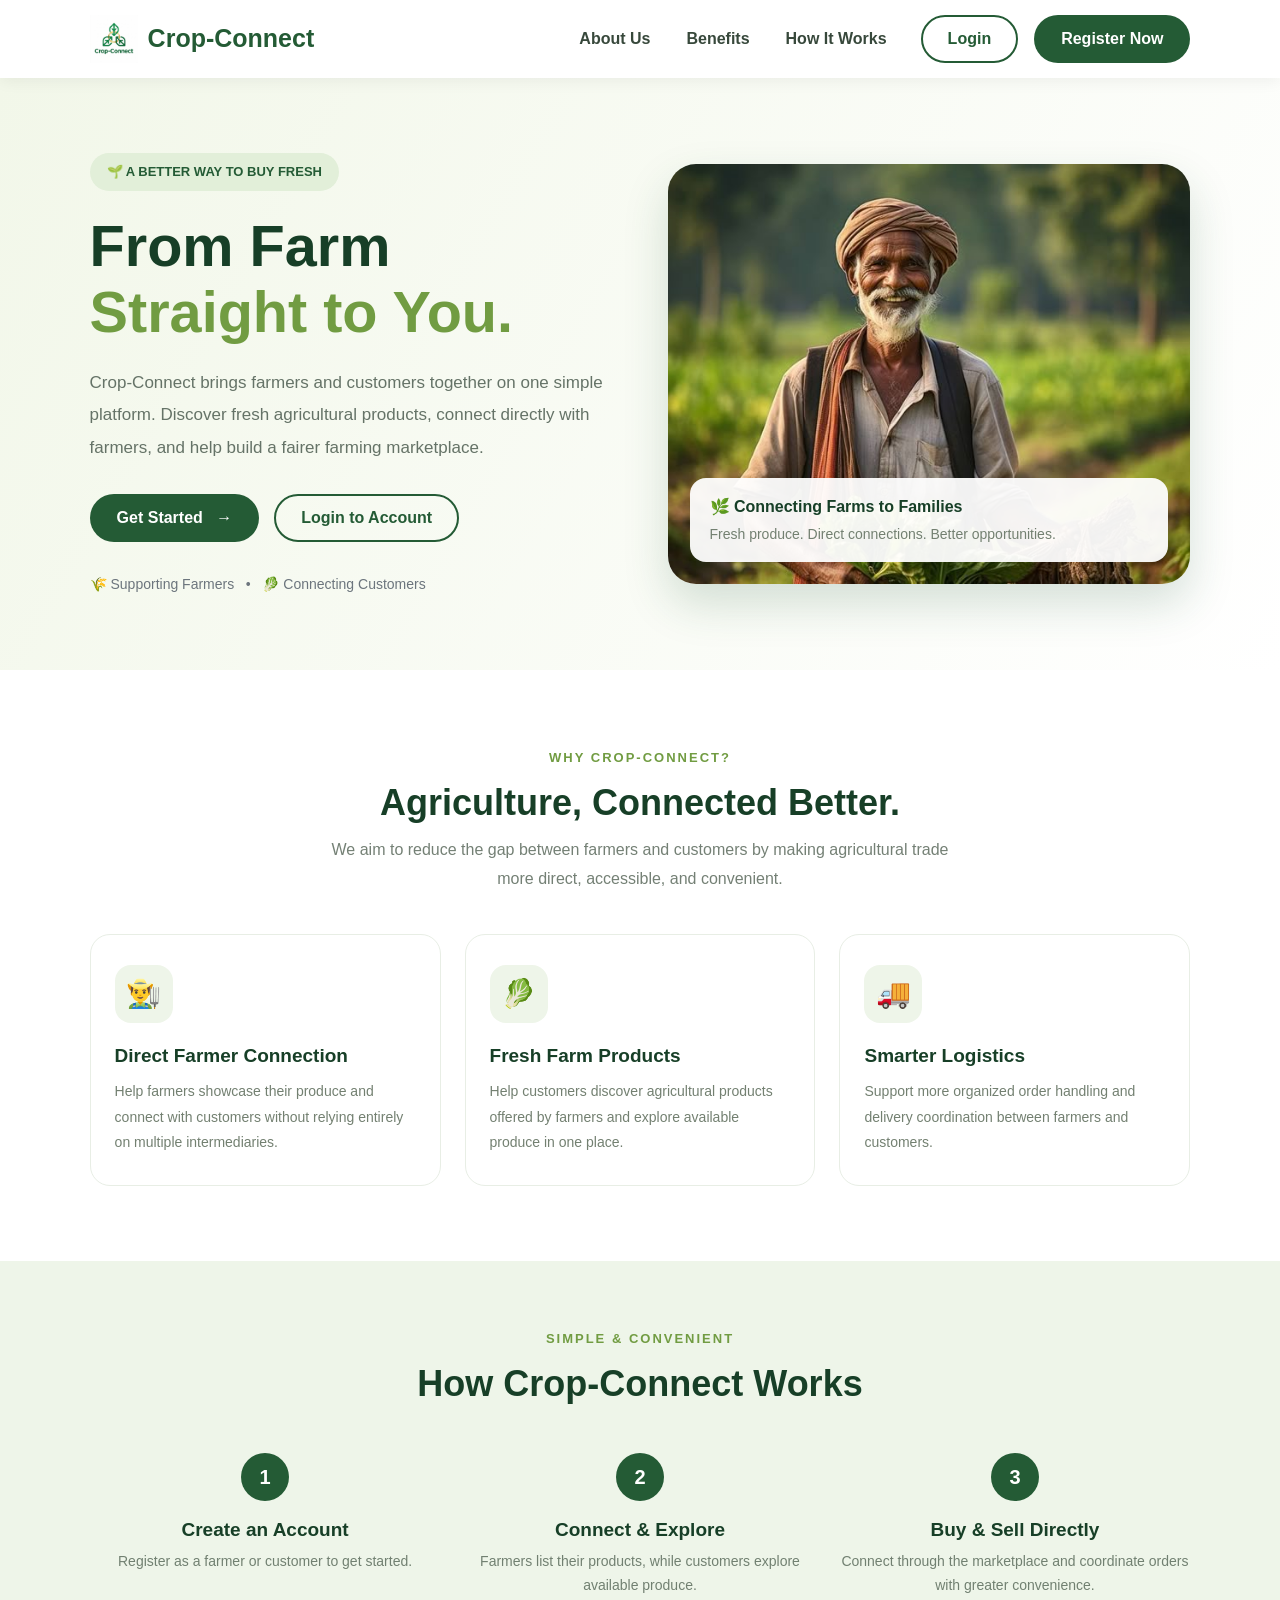
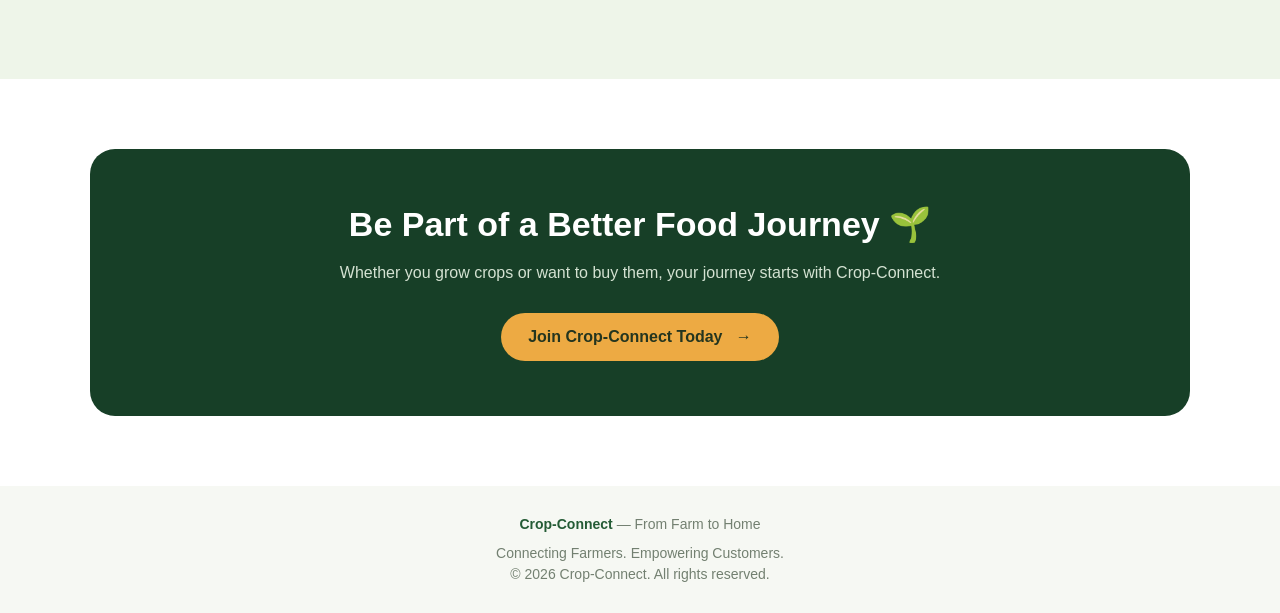
<file: home.html>
<!DOCTYPE html>
<html lang="en">
<head>
    <meta charset="UTF-8">
    <meta name="viewport" content="width=device-width, initial-scale=1.0">

    <title>Crop-Connect | From Farm to Home</title>

    <link href="https://cdn.jsdelivr.net/npm/bootstrap@5.3.3/dist/css/bootstrap.min.css"
          rel="stylesheet">

    <style>
        * {
            margin: 0;
            padding: 0;
            box-sizing: border-box;
        }

        :root {
            --green: #245b35;
            --dark-green: #173f27;
            --light-green: #eef5e9;
            --orange: #edaa43;
        }

        body {
            font-family: Arial, sans-serif;
            color: #24352a;
            background: #ffffff;
        }

        /* NAVBAR */
        .navbar {
            padding: 15px 7%;
            background: white;
            box-shadow: 0 3px 15px rgba(0, 0, 0, 0.06);
        }

        .brand {
            display: flex;
            align-items: center;
            gap: 10px;
            color: var(--green);
            font-size: 25px;
            font-weight: 800;
            text-decoration: none;
        }

        .brand img {
            width: 48px;
            height: 48px;
            object-fit: contain;
        }

        .nav-link {
            color: #37483b;
            font-weight: 600;
            margin: 0 10px;
        }

        .nav-link:hover {
            color: #5d8c3c;
        }

        .btn-login {
            border: 2px solid var(--green);
            color: var(--green);
            padding: 10px 25px;
            border-radius: 30px;
            font-weight: 700;
            text-decoration: none;
            display: inline-block;
            transition: 0.3s;
        }

        .btn-login:hover {
            background: var(--green);
            color: white;
        }

        .btn-register {
            background: var(--green);
            color: white;
            padding: 12px 27px;
            border-radius: 30px;
            font-weight: 700;
            text-decoration: none;
            display: inline-block;
            transition: 0.3s;
        }

        .btn-register:hover {
            background: var(--dark-green);
            color: white;
            transform: translateY(-2px);
        }

        /* HERO SECTION */
        .hero {
            background: linear-gradient(120deg, #f2f7e9, #ffffff);
            padding: 75px 7%;
            overflow: hidden;
        }

        .hero-content {
            display: flex;
            align-items: center;
            gap: 55px;
        }

        .hero-text {
            flex: 1;
        }

        .tagline {
            display: inline-block;
            color: var(--green);
            background: #e2efd9;
            padding: 9px 17px;
            border-radius: 30px;
            font-size: 13px;
            font-weight: 700;
            margin-bottom: 22px;
        }

        .hero h1 {
            font-size: clamp(38px, 4.5vw, 62px);
            line-height: 1.15;
            font-weight: 800;
            color: var(--dark-green);
            margin-bottom: 22px;
        }

        .hero h1 span {
            color: #719c42;
        }

        .hero p {
            color: #657367;
            font-size: 17px;
            line-height: 1.9;
            max-width: 520px;
            margin-bottom: 30px;
        }

        .hero-buttons {
            display: flex;
            flex-wrap: wrap;
            gap: 15px;
            margin-bottom: 32px;
        }

        .hero-image {
            flex: 1;
            min-width: 0;
            position: relative;
        }

        .hero-image img {
            width: 100%;
            height: 420px;
            object-fit: cover;
            border-radius: 28px;
            box-shadow: 0 20px 45px rgba(36, 91, 53, 0.18);
        }

        .image-note {
            position: absolute;
            bottom: 22px;
            left: 22px;
            right: 22px;
            background: rgba(255, 255, 255, 0.94);
            padding: 17px 20px;
            border-radius: 16px;
            font-weight: 700;
            color: var(--dark-green);
        }

        .image-note small {
            display: block;
            color: #738071;
            font-weight: 400;
            margin-top: 5px;
        }

        /* BENEFITS */
        .benefits {
            padding: 75px 7%;
            text-align: center;
        }

        .section-label {
            color: #719c42;
            font-size: 13px;
            font-weight: 800;
            letter-spacing: 2px;
            text-transform: uppercase;
        }

        .section-title {
            font-size: 36px;
            font-weight: 800;
            color: var(--dark-green);
            margin: 12px 0;
        }

        .section-description {
            color: #748075;
            max-width: 650px;
            margin: 0 auto 40px;
            line-height: 1.8;
        }

        .benefit-card {
            height: 100%;
            padding: 30px 24px;
            border: 1px solid #e8eee5;
            border-radius: 20px;
            background: white;
            text-align: left;
            transition: 0.3s;
        }

        .benefit-card:hover {
            transform: translateY(-7px);
            box-shadow: 0 15px 35px rgba(36, 91, 53, 0.09);
        }

        .benefit-icon {
            width: 58px;
            height: 58px;
            background: var(--light-green);
            display: flex;
            align-items: center;
            justify-content: center;
            border-radius: 16px;
            font-size: 28px;
            margin-bottom: 22px;
        }

        .benefit-card h3 {
            font-size: 19px;
            font-weight: 800;
            margin-bottom: 12px;
            color: var(--dark-green);
        }

        .benefit-card p {
            color: #738071;
            line-height: 1.8;
            margin: 0;
            font-size: 14px;
        }

        /* HOW IT WORKS */
        .how-it-works {
            background: var(--light-green);
            padding: 65px 7%;
            text-align: center;
        }

        .step-number {
            width: 48px;
            height: 48px;
            margin: 0 auto 18px;
            background: var(--green);
            color: white;
            border-radius: 50%;
            display: flex;
            align-items: center;
            justify-content: center;
            font-size: 20px;
            font-weight: 800;
        }

        .step h3 {
            color: var(--dark-green);
            font-size: 19px;
            font-weight: 800;
        }

        .step p {
            color: #718071;
            font-size: 14px;
            line-height: 1.7;
        }

        /* CALL TO ACTION */
        .cta {
            margin: 70px 7%;
            padding: 55px 25px;
            background: var(--dark-green);
            color: white;
            text-align: center;
            border-radius: 25px;
        }

        .cta h2 {
            font-size: 34px;
            font-weight: 800;
            margin-bottom: 15px;
        }

        .cta p {
            color: #d4e2d2;
            line-height: 1.8;
            margin-bottom: 25px;
        }

        .cta .btn-register {
            background: var(--orange);
            color: #24351f;
        }

        .cta .btn-register:hover {
            background: #ffc15d;
        }

        /* FOOTER */
        footer {
            padding: 28px 7%;
            background: #f6f8f3;
            color: #738071;
            text-align: center;
            font-size: 14px;
        }

        footer strong {
            color: var(--green);
        }

        html {
            scroll-behavior: smooth;
        }

        /* MOBILE RESPONSIVE */
        @media (max-width: 900px) {
            .hero-content {
                flex-direction: column;
                align-items: stretch;
            }

            .hero-image img {
                height: 330px;
            }

            .hero {
                padding-top: 50px;
            }
        }

        @media (max-width: 576px) {
            .navbar {
                padding: 12px 5%;
            }

            .brand {
                font-size: 20px;
            }

            .brand img {
                width: 38px;
                height: 38px;
            }

            .hero {
                padding: 45px 6%;
            }

            .hero h1 {
                font-size: 39px;
            }

            .hero p {
                font-size: 15px;
            }

            .hero-image img {
                height: 270px;
            }

            .section-title {
                font-size: 28px;
            }

            .benefits,
            .how-it-works {
                padding: 55px 6%;
            }

            .cta h2 {
                font-size: 27px;
            }
        }
    </style>
</head>

<body>

    <!-- NAVIGATION -->
    <nav class="navbar navbar-expand-lg">
        <div class="container-fluid p-0">

            <a class="brand" href="home.html">
                <img src="assets/logo/crop_connect_brand_logo.png"
                     alt="Crop-Connect Logo">
                Crop-Connect
            </a>

            <button class="navbar-toggler" type="button"
                    data-bs-toggle="collapse"
                    data-bs-target="#navbarMenu"
                    aria-label="Toggle navigation">
                <span class="navbar-toggler-icon"></span>
            </button>

            <div class="collapse navbar-collapse" id="navbarMenu">
                <ul class="navbar-nav ms-auto align-items-lg-center">
                    <li class="nav-item">
                        <a class="nav-link" href="#about">About Us</a>
                    </li>
                    <li class="nav-item">
                        <a class="nav-link" href="#benefits">Benefits</a>
                    </li>
                    <li class="nav-item">
                        <a class="nav-link" href="#how-it-works">How It Works</a>
                    </li>
                    <li class="nav-item mt-2 mt-lg-0 ms-lg-3">
                        <a class="btn-login" href="login.html">Login</a>
                    </li>
                    <li class="nav-item mt-3 mt-lg-0 ms-lg-3">
                        <a class="btn-register" href="register.html">
                            Register Now
                        </a>
                    </li>
                </ul>
            </div>

        </div>
    </nav>

    <!-- HERO / ABOUT -->
    <section class="hero" id="about">
        <div class="hero-content">

            <div class="hero-text">
                <span class="tagline">
                    🌱 A BETTER WAY TO BUY FRESH
                </span>

                <h1>
                    From Farm<br>
                    <span>Straight to You.</span>
                </h1>

                <p>
                    Crop-Connect brings farmers and customers together
                    on one simple platform. Discover fresh agricultural
                    products, connect directly with farmers, and help
                    build a fairer farming marketplace.
                </p>

                <div class="hero-buttons">
                    <a href="register.html" class="btn-register">
                        Get Started &nbsp; →
                    </a>

                    <a href="login.html" class="btn-login">
                        Login to Account
                    </a>
                </div>

                <div class="text-secondary small">
                    🌾 Supporting Farmers &nbsp; • &nbsp;
                    🥬 Connecting Customers
                </div>
            </div>

            <div class="hero-image">
                <img src="assets/image/farmerimage.jpeg"
                     alt="Farmer and agricultural field">

                <div class="image-note">
                    🌿 Connecting Farms to Families
                    <small>Fresh produce. Direct connections. Better opportunities.</small>
                </div>
            </div>

        </div>
    </section>

    <!-- BENEFITS -->
    <section class="benefits" id="benefits">

        <span class="section-label">WHY CROP-CONNECT?</span>

        <h2 class="section-title">
            Agriculture, Connected Better.
        </h2>

        <p class="section-description">
            We aim to reduce the gap between farmers and customers
            by making agricultural trade more direct, accessible,
            and convenient.
        </p>

        <div class="row g-4 text-start">

            <div class="col-md-6 col-lg-4">
                <div class="benefit-card">
                    <div class="benefit-icon">👨‍🌾</div>
                    <h3>Direct Farmer Connection</h3>
                    <p>
                        Help farmers showcase their produce and connect
                        with customers without relying entirely on
                        multiple intermediaries.
                    </p>
                </div>
            </div>

            <div class="col-md-6 col-lg-4">
                <div class="benefit-card">
                    <div class="benefit-icon">🥬</div>
                    <h3>Fresh Farm Products</h3>
                    <p>
                        Help customers discover agricultural products
                        offered by farmers and explore available
                        produce in one place.
                    </p>
                </div>
            </div>

            <div class="col-md-6 col-lg-4">
                <div class="benefit-card">
                    <div class="benefit-icon">🚚</div>
                    <h3>Smarter Logistics</h3>
                    <p>
                        Support more organized order handling and
                        delivery coordination between farmers
                        and customers.
                    </p>
                </div>
            </div>

        </div>
    </section>

    <!-- HOW IT WORKS -->
    <section class="how-it-works" id="how-it-works">

        <span class="section-label">SIMPLE & CONVENIENT</span>

        <h2 class="section-title mb-5">How Crop-Connect Works</h2>

        <div class="row g-4">

            <div class="col-md-4 step">
                <div class="step-number">1</div>
                <h3>Create an Account</h3>
                <p>
                    Register as a farmer or customer to get started.
                </p>
            </div>

            <div class="col-md-4 step">
                <div class="step-number">2</div>
                <h3>Connect & Explore</h3>
                <p>
                    Farmers list their products, while customers
                    explore available produce.
                </p>
            </div>

            <div class="col-md-4 step">
                <div class="step-number">3</div>
                <h3>Buy & Sell Directly</h3>
                <p>
                    Connect through the marketplace and coordinate
                    orders with greater convenience.
                </p>
            </div>

        </div>
    </section>

    <!-- CALL TO ACTION -->
    <section class="cta">
        <h2>Be Part of a Better Food Journey 🌱</h2>

        <p>
            Whether you grow crops or want to buy them,
            your journey starts with Crop-Connect.
        </p>

        <a href="register.html" class="btn-register">
            Join Crop-Connect Today &nbsp; →
        </a>
    </section>

    <!-- FOOTER -->
    <footer>
        <p class="mb-2">
            <strong>Crop-Connect</strong> — From Farm to Home
        </p>

        <p class="mb-0">
            Connecting Farmers. Empowering Customers.
            <br>
            © 2026 Crop-Connect. All rights reserved.
        </p>
    </footer>

    <script src="https://cdn.jsdelivr.net/npm/bootstrap@5.3.3/dist/js/bootstrap.bundle.min.js"></script>

</body>
</html>
</file>
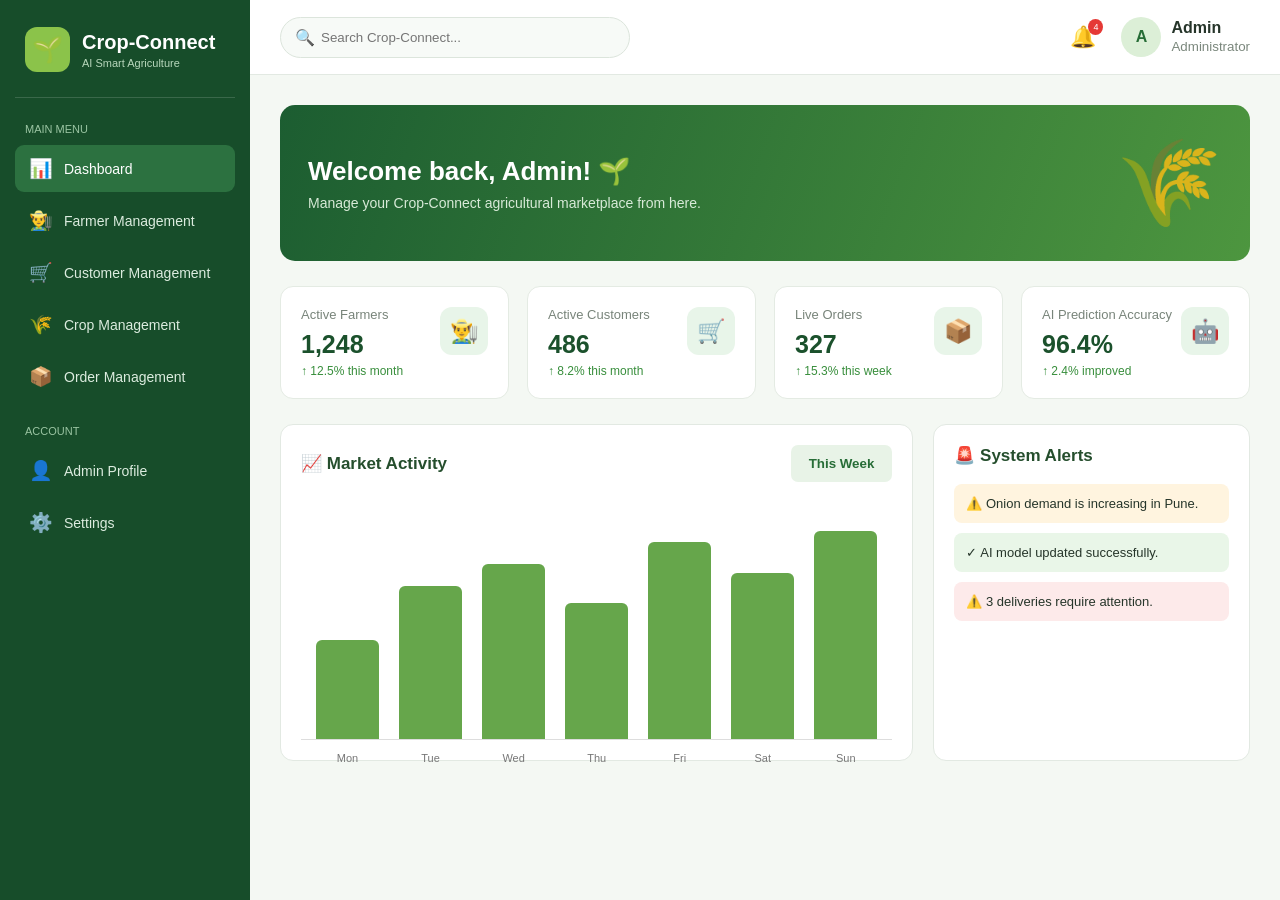
<file: admin/admin-dashboard.html>
<!DOCTYPE html>
<html lang="en">
<head>
    <meta charset="UTF-8">
    <meta name="viewport" content="width=device-width, initial-scale=1.0">

    <title>Crop-Connect | Admin Dashboard</title>

    <link rel="stylesheet" href="../css/admin-dashboard.css">
</head>

<body>

<!-- ================= SIDEBAR ================= -->

<div class="sidebar">

    <div class="logo">

        <div class="logo-icon">🌱</div>

        <div>
            <h2>Crop-Connect</h2>
            <span>AI Smart Agriculture</span>
        </div>

    </div>

    <div class="menu-title">Main Menu</div>


    <div class="nav-item active" onclick="showPage('dashboard', this)">
        <span class="nav-icon">📊</span>
        <span>Dashboard</span>
    </div>


    <div class="nav-item" onclick="showPage('farmers', this)">
        <span class="nav-icon">👨‍🌾</span>
        <span>Farmer Management</span>
    </div>


    <div class="nav-item" onclick="showPage('customers', this)">
        <span class="nav-icon">🛒</span>
        <span>Customer Management</span>
    </div>


    <div class="nav-item" onclick="showPage('crops', this)">
        <span class="nav-icon">🌾</span>
        <span>Crop Management</span>
    </div>


    <div class="nav-item" onclick="showPage('orders', this)">
        <span class="nav-icon">📦</span>
        <span>Order Management</span>
    </div>


    <div class="menu-title">Account</div>


    <div class="nav-item" onclick="showPage('profile', this)">
        <span class="nav-icon">👤</span>
        <span>Admin Profile</span>
    </div>


    <div class="nav-item" onclick="showPage('settings', this)">
        <span class="nav-icon">⚙️</span>
        <span>Settings</span>
    </div>

</div>


<!-- ================= MAIN ================= -->

<div class="main">

    <!-- ================= TOPBAR ================= -->

    <div class="topbar">

        <div class="search">

            <span>🔍</span>

            <input
                type="text"
                placeholder="Search Crop-Connect..."
            >

        </div>


        <div class="top-right">

            <div class="notification">

                🔔

                <span class="badge">4</span>

            </div>


            <div class="admin">

                <div class="avatar">
                    A
                </div>

                <div>
                    <b>Admin</b>
                    <br>
                    <small>Administrator</small>
                </div>

            </div>

        </div>

    </div>


    <!-- ================= CONTENT ================= -->

    <div class="content">


        <!-- ================= DASHBOARD ================= -->

        <section id="dashboard" class="page active">

            <div class="welcome">

                <div>

                    <h1>
                        Welcome back, Admin! 🌱
                    </h1>

                    <p>
                        Manage your Crop-Connect agricultural marketplace from here.
                    </p>

                </div>

                <div class="welcome-icon">
                    🌾
                </div>

            </div>


            <!-- STAT CARDS -->

            <div class="stats">


                <div class="stat-card">

                    <div>

                        <h4>Active Farmers</h4>

                        <h2>1,248</h2>

                        <div class="growth">
                            ↑ 12.5% this month
                        </div>

                    </div>

                    <div class="stat-icon">
                        👨‍🌾
                    </div>

                </div>


                <div class="stat-card">

                    <div>

                        <h4>Active Customers</h4>

                        <h2>486</h2>

                        <div class="growth">
                            ↑ 8.2% this month
                        </div>

                    </div>

                    <div class="stat-icon">
                        🛒
                    </div>

                </div>


                <div class="stat-card">

                    <div>

                        <h4>Live Orders</h4>

                        <h2>327</h2>

                        <div class="growth">
                            ↑ 15.3% this week
                        </div>

                    </div>

                    <div class="stat-icon">
                        📦
                    </div>

                </div>


                <div class="stat-card">

                    <div>

                        <h4>AI Prediction Accuracy</h4>

                        <h2>96.4%</h2>

                        <div class="growth">
                            ↑ 2.4% improved
                        </div>

                    </div>

                    <div class="stat-icon">
                        🤖
                    </div>

                </div>

            </div>


            <!-- DASHBOARD GRID -->

            <div class="grid-2">


                <!-- MARKET ACTIVITY -->

                <div class="card">

                    <div class="card-header">

                        <h3>
                            📈 Market Activity
                        </h3>

                        <button class="btn btn-light">
                            This Week
                        </button>

                    </div>


                    <div class="chart">

                        <div class="bar">
                            <span>Mon</span>
                        </div>

                        <div class="bar">
                            <span>Tue</span>
                        </div>

                        <div class="bar">
                            <span>Wed</span>
                        </div>

                        <div class="bar">
                            <span>Thu</span>
                        </div>

                        <div class="bar">
                            <span>Fri</span>
                        </div>

                        <div class="bar">
                            <span>Sat</span>
                        </div>

                        <div class="bar">
                            <span>Sun</span>
                        </div>

                    </div>

                </div>


                <!-- SYSTEM ALERTS -->

                <div class="card">

                    <div class="card-header">

                        <h3>
                            🚨 System Alerts
                        </h3>

                    </div>


                    <p class="alert warning">
                        ⚠️ Onion demand is increasing in Pune.
                    </p>


                    <p class="alert success">
                        ✓ AI model updated successfully.
                    </p>


                    <p class="alert danger">
                        ⚠️ 3 deliveries require attention.
                    </p>

                </div>

            </div>

        </section>


        <!-- ================= FARMERS ================= -->

        <section id="farmers" class="page">

            <div class="page-header">

                <div>

                    <h1>
                        Farmer Management
                    </h1>

                    <p>
                        Manage registered farmers and their agricultural information.
                    </p>

                </div>

                <button class="btn">
                    + Add Farmer
                </button>

            </div>


            <div class="table-card">

                <div class="table-top">

                    <h3>
                        Registered Farmers
                    </h3>

                    <input
                        class="table-search"
                        placeholder="Search farmer..."
                    >

                </div>


                <table>

                    <tr>

                        <th>Farmer</th>
                        <th>Village</th>
                        <th>Crop</th>
                        <th>Quantity</th>
                        <th>Rating</th>
                        <th>Status</th>
                        <th>Action</th>

                    </tr>


                    <tr>

                        <td>👨‍🌾 Suresh Patil</td>
                        <td>Baramati</td>
                        <td>Tomato</td>
                        <td>3,000 kg</td>
                        <td>⭐ 4.8</td>

                        <td>
                            <span class="status active-status">
                                Active
                            </span>
                        </td>

                        <td>
                            <span class="action">Edit</span>
                            <span class="action">View</span>
                        </td>

                    </tr>


                    <tr>

                        <td>👨‍🌾 Rajesh Shinde</td>
                        <td>Nashik</td>
                        <td>Onion</td>
                        <td>5,500 kg</td>
                        <td>⭐ 4.6</td>

                        <td>
                            <span class="status active-status">
                                Active
                            </span>
                        </td>

                        <td>
                            <span class="action">Edit</span>
                            <span class="action">View</span>
                        </td>

                    </tr>


                    <tr>

                        <td>👩‍🌾 Meera Joshi</td>
                        <td>Satara</td>
                        <td>Potato</td>
                        <td>2,200 kg</td>
                        <td>⭐ 4.7</td>

                        <td>
                            <span class="status pending-status">
                                Pending
                            </span>
                        </td>

                        <td>
                            <span class="action">Edit</span>
                            <span class="action">View</span>
                        </td>

                    </tr>


                    <tr>

                        <td>👨‍🌾 Amit Pawar</td>
                        <td>Pune</td>
                        <td>Wheat</td>
                        <td>7,000 kg</td>
                        <td>⭐ 4.5</td>

                        <td>
                            <span class="status active-status">
                                Active
                            </span>
                        </td>

                        <td>
                            <span class="action">Edit</span>
                            <span class="action">View</span>
                        </td>

                    </tr>

                </table>

            </div>

        </section>


        <!-- ================= CUSTOMERS ================= -->

        <section id="customers" class="page">

            <div class="page-header">

                <div>

                    <h1>
                        Customer Management
                    </h1>

                    <p>
                        Manage buyers, retailers, restaurants and other customers.
                    </p>

                </div>

                <button class="btn">
                    + Add Customer
                </button>

            </div>


            <div class="table-card">

                <div class="table-top">

                    <h3>
                        Registered Customers
                    </h3>

                    <input
                        class="table-search"
                        placeholder="Search customer..."
                    >

                </div>


                <table>

                    <tr>

                        <th>Customer</th>
                        <th>Category</th>
                        <th>City</th>
                        <th>Demand</th>
                        <th>Rating</th>
                        <th>Status</th>
                        <th>Action</th>

                    </tr>


                    <tr>

                        <td>FreshMart</td>
                        <td>Supermarket</td>
                        <td>Pune</td>
                        <td>5,000 kg</td>
                        <td>⭐ 4.8</td>

                        <td>
                            <span class="status active-status">
                                Active
                            </span>
                        </td>

                        <td>
                            Edit | View
                        </td>

                    </tr>


                    <tr>

                        <td>Green Hotel Chain</td>
                        <td>Restaurant</td>
                        <td>Mumbai</td>
                        <td>2,500 kg</td>
                        <td>⭐ 4.6</td>

                        <td>
                            <span class="status active-status">
                                Active
                            </span>
                        </td>

                        <td>
                            Edit | View
                        </td>

                    </tr>


                    <tr>

                        <td>Agro Export Ltd.</td>
                        <td>Export</td>
                        <td>Nashik</td>
                        <td>8,000 kg</td>
                        <td>⭐ 4.9</td>

                        <td>
                            <span class="status active-status">
                                Active
                            </span>
                        </td>

                        <td>
                            Edit | View
                        </td>

                    </tr>

                </table>

            </div>

        </section>


        <!-- ================= CROPS ================= -->

        <section id="crops" class="page">

            <div class="page-header">

                <div>

                    <h1>
                        Crop Management
                    </h1>

                    <p>
                        Monitor agricultural inventory and crop availability.
                    </p>

                </div>

                <button class="btn">
                    + Add Crop
                </button>

            </div>


            <div class="table-card">

                <div class="table-top">

                    <h3>
                        Crop Inventory
                    </h3>

                    <input
                        class="table-search"
                        placeholder="Search crop..."
                    >

                </div>


                <table>

                    <tr>

                        <th>Crop</th>
                        <th>Quantity</th>
                        <th>Quality</th>
                        <th>Harvest Date</th>
                        <th>Shelf Life</th>
                        <th>Status</th>

                    </tr>


                    <tr>

                        <td>🍅 Tomato</td>
                        <td>12,500 kg</td>
                        <td>Grade A</td>
                        <td>05 Sep 2026</td>
                        <td>8 Days</td>

                        <td>
                            <span class="status active-status">
                                Available
                            </span>
                        </td>

                    </tr>


                    <tr>

                        <td>🧅 Onion</td>
                        <td>18,200 kg</td>
                        <td>Grade A</td>
                        <td>03 Sep 2026</td>
                        <td>30 Days</td>

                        <td>
                            <span class="status active-status">
                                Available
                            </span>
                        </td>

                    </tr>


                    <tr>

                        <td>🥔 Potato</td>
                        <td>9,500 kg</td>
                        <td>Grade B</td>
                        <td>30 Aug 2026</td>
                        <td>20 Days</td>

                        <td>
                            <span class="status pending-status">
                                Moderate
                            </span>
                        </td>

                    </tr>


                    <tr>

                        <td>🌾 Wheat</td>
                        <td>25,000 kg</td>
                        <td>Grade A</td>
                        <td>15 Aug 2026</td>
                        <td>120 Days</td>

                        <td>
                            <span class="status active-status">
                                Available
                            </span>
                        </td>

                    </tr>

                </table>

            </div>

        </section>


        <!-- ================= ORDERS ================= -->

        <section id="orders" class="page">

            <div class="page-header">

                <div>

                    <h1>
                        Order Management
                    </h1>

                    <p>
                        Track and manage orders from farmers to buyers.
                    </p>

                </div>

            </div>


            <div class="order-grid">


                <div class="order-column">

                    <h3>
                        🆕 New Orders (4)
                    </h3>


                    <div class="order-card">

                        <h4>
                            #CC1024 – FreshMart
                        </h4>

                        <p>
                            🍅 Tomato – 2,000 kg
                        </p>

                        <p>
                            📍 Pune
                        </p>

                        <p>
                            ₹42/kg
                        </p>

                    </div>


                    <div class="order-card">

                        <h4>
                            #CC1025 – Hotel Chain
                        </h4>

                        <p>
                            🧅 Onion – 1,500 kg
                        </p>

                        <p>
                            📍 Mumbai
                        </p>

                        <p>
                            ₹36/kg
                        </p>

                    </div>

                </div>


                <div class="order-column">

                    <h3>
                        ⚙️ Processing (3)
                    </h3>


                    <div class="order-card">

                        <h4>
                            #CC1019 – Agro Foods
                        </h4>

                        <p>
                            🥔 Potato – 3,000 kg
                        </p>

                        <p>
                            📍 Pune
                        </p>

                        <p>
                            Preparing shipment
                        </p>

                    </div>

                </div>


                <div class="order-column">

                    <h3>
                        🚚 In Transit (5)
                    </h3>


                    <div class="order-card">

                        <h4>
                            #CC1015 – FreshMart
                        </h4>

                        <p>
                            🍅 Tomato – 2,500 kg
                        </p>

                        <p>
                            🚛 Vehicle MH12AB1234
                        </p>

                        <p>
                            ETA: 2 Hours
                        </p>

                    </div>

                </div>


                <div class="order-column">

                    <h3>
                        ✅ Delivered (12)
                    </h3>


                    <div class="order-card">

                        <h4>
                            #CC1008 – Green Foods
                        </h4>

                        <p>
                            🌾 Wheat – 4,000 kg
                        </p>

                        <p>
                            📍 Mumbai
                        </p>

                        <p>
                            Delivered Today
                        </p>

                    </div>

                </div>

            </div>

        </section>


        <!-- ================= PROFILE ================= -->

        <section id="profile" class="page">

            <div class="page-header">

                <div>

                    <h1>
                        Admin Profile
                    </h1>

                    <p>
                        Manage your Crop-Connect administrator account.
                    </p>

                </div>

            </div>


            <div class="profile-grid">


                <div class="profile-box">

                    <div class="profile-big">
                        A
                    </div>


                    <h2 style="margin-top:15px;">
                        Admin
                    </h2>


                    <p style="color:#78857b;margin-top:5px;">
                        System Administrator
                    </p>


                    <br>


                    <button class="btn">
                        Change Photo
                    </button>

                </div>


                <div class="form-card">

                    <h3 style="margin-bottom:20px;">
                        Personal Information
                    </h3>


                    <div class="form-row">

                        <div class="form-group">

                            <label>
                                First Name
                            </label>

                            <input
                                type="text"
                                value="Admin"
                            >

                        </div>


                        <div class="form-group">

                            <label>
                                Last Name
                            </label>

                            <input
                                type="text"
                                value="User"
                            >

                        </div>

                    </div>


                    <div class="form-group">

                        <label>
                            Email Address
                        </label>

                        <input
                            type="email"
                            value="admin@cropconnect.com"
                        >

                    </div>


                    <div class="form-group">

                        <label>
                            Phone Number
                        </label>

                        <input
                            type="text"
                            value="+91 98765 43210"
                        >

                    </div>


                    <button class="btn">
                        Save Changes
                    </button>

                </div>

            </div>

        </section>


        <!-- ================= SETTINGS ================= -->

        <section id="settings" class="page">

            <div class="page-header">

                <div>

                    <h1>
                        Settings
                    </h1>

                    <p>
                        Configure your Crop-Connect admin dashboard.
                    </p>

                </div>

            </div>


            <div class="setting">

                <div>

                    <h3>
                        Email Notifications
                    </h3>

                    <p>
                        Receive important system and order notifications.
                    </p>

                </div>

                <div class="toggle"></div>

            </div>


            <div class="setting">

                <div>

                    <h3>
                        AI Market Alerts
                    </h3>

                    <p>
                        Get notified about important market predictions.
                    </p>

                </div>

                <div class="toggle"></div>

            </div>


            <div class="setting">

                <div>

                    <h3>
                        Logistics Alerts
                    </h3>

                    <p>
                        Receive delivery, traffic and route alerts.
                    </p>

                </div>

                <div class="toggle"></div>

            </div>


            <div class="setting">

                <div>

                    <h3>
                        Automatic AI Analysis
                    </h3>

                    <p>
                        Allow the dashboard to update AI insights automatically.
                    </p>

                </div>

                <div class="toggle"></div>

            </div>

        </section>


    </div>

</div>


<script src="../js/admin-dashboard.js"></script>

</body>
</html>
</file>
<file: css/admin-dashboard.css>
/* ================= GENERAL ================= */

* {
    margin: 0;
    padding: 0;
    box-sizing: border-box;
    font-family: Arial, Helvetica, sans-serif;
}

body {
    background: #f4f8f3;
    color: #26352a;
}


/* ================= SIDEBAR ================= */

.sidebar {
    position: fixed;
    left: 0;
    top: 0;
    width: 250px;
    height: 100vh;
    background: #174d2a;
    color: white;
    padding: 22px 15px;
    z-index: 1000;
}

.logo {
    display: flex;
    align-items: center;
    gap: 12px;
    padding: 5px 10px 25px;
    border-bottom: 1px solid rgba(255,255,255,0.15);
}

.logo-icon {
    width: 45px;
    height: 45px;
    background: #8bc34a;
    border-radius: 12px;

    display: flex;
    align-items: center;
    justify-content: center;

    font-size: 25px;
}

.logo h2 {
    font-size: 20px;
}

.logo span {
    display: block;
    font-size: 11px;
    color: #b8d7bc;
    margin-top: 3px;
}

.menu-title {
    font-size: 11px;
    color: #9bc5a3;
    margin: 25px 10px 10px;
    text-transform: uppercase;
}

.nav-item {
    display: flex;
    align-items: center;
    gap: 13px;

    padding: 12px 14px;
    margin: 5px 0;

    color: #dcecdf;
    border-radius: 9px;

    cursor: pointer;
    transition: 0.3s;

    font-size: 14px;
}

.nav-item:hover,
.nav-item.active {
    background: #2c7140;
    color: white;
}

.nav-icon {
    font-size: 19px;
    width: 22px;
    text-align: center;
}


/* ================= MAIN ================= */

.main {
    margin-left: 250px;
    min-height: 100vh;
}


/* ================= TOPBAR ================= */

.topbar {
    height: 75px;
    background: white;

    border-bottom: 1px solid #e2e9e2;

    display: flex;
    align-items: center;
    justify-content: space-between;

    padding: 0 30px;
}

.search {
    width: 350px;
    position: relative;
}

.search input {
    width: 100%;

    padding: 12px 15px 12px 40px;

    border: 1px solid #dce5dc;
    border-radius: 25px;

    outline: none;

    background: #f7faf7;
}

.search span {
    position: absolute;
    left: 15px;
    top: 11px;
}

.top-right {
    display: flex;
    align-items: center;
    gap: 25px;
}

.notification {
    position: relative;
    font-size: 21px;
    cursor: pointer;
}

.notification .badge {
    position: absolute;

    top: -6px;
    right: -7px;

    background: #e53935;
    color: white;

    font-size: 9px;

    border-radius: 50%;

    padding: 3px 5px;
}

.admin {
    display: flex;
    align-items: center;
    gap: 10px;
}

.avatar {
    width: 40px;
    height: 40px;

    background: #dcefd7;
    color: #276d37;

    border-radius: 50%;

    display: flex;
    align-items: center;
    justify-content: center;

    font-weight: bold;
}

.admin small {
    color: #7a877c;
}


/* ================= CONTENT ================= */

.content {
    padding: 30px;
}

.page {
    display: none;
}

.page.active {
    display: block;
}

.page-header {
    display: flex;
    justify-content: space-between;
    align-items: center;

    margin-bottom: 25px;
}

.page-header h1 {
    font-size: 25px;
    color: #174d2a;
}

.page-header p {
    margin-top: 5px;

    color: #758277;
    font-size: 14px;
}


/* ================= BUTTON ================= */

.btn {
    background: #2e7d32;

    color: white;

    border: none;

    padding: 11px 18px;

    border-radius: 7px;

    cursor: pointer;

    font-weight: 600;
}

.btn:hover {
    background: #1b5e20;
}

.btn-light {
    background: #e8f3e7;
    color: #276d37;
}


/* ================= WELCOME ================= */

.welcome {
    background: linear-gradient(
        110deg,
        #1c5d31,
        #4d963f
    );

    border-radius: 15px;

    padding: 28px;

    color: white;

    display: flex;

    justify-content: space-between;
    align-items: center;

    margin-bottom: 25px;

    overflow: hidden;
}

.welcome h1 {
    font-size: 26px;
    margin-bottom: 8px;
}

.welcome p {
    color: #d8ead8;
    font-size: 14px;
}

.welcome-icon {
    font-size: 85px;
    opacity: 0.8;
}


/* ================= STAT CARDS ================= */

.stats {
    display: grid;

    grid-template-columns: repeat(4, 1fr);

    gap: 18px;

    margin-bottom: 25px;
}

.stat-card {
    background: white;

    padding: 20px;

    border-radius: 13px;

    border: 1px solid #e4ebe3;

    display: flex;

    justify-content: space-between;
}

.stat-card h4 {
    font-size: 13px;

    color: #78847a;

    font-weight: normal;
}

.stat-card h2 {
    margin-top: 8px;

    font-size: 25px;

    color: #1b512c;
}

.growth {
    color: #388e3c;

    font-size: 12px;

    margin-top: 5px;
}

.stat-icon {
    width: 48px;
    height: 48px;

    border-radius: 12px;

    background: #e8f5e9;

    display: flex;
    align-items: center;
    justify-content: center;

    font-size: 23px;
}


/* ================= GRID ================= */

.grid-2 {
    display: grid;

    grid-template-columns: 2fr 1fr;

    gap: 20px;
}

.card {
    background: white;

    border: 1px solid #e2e9e2;

    border-radius: 13px;

    padding: 20px;
}

.card-header {
    display: flex;

    justify-content: space-between;
    align-items: center;

    margin-bottom: 18px;
}

.card-header h3 {
    color: #254e2d;

    font-size: 17px;
}


/* ================= CHART ================= */

.chart {
    height: 240px;

    display: flex;

    align-items: flex-end;

    gap: 20px;

    padding: 20px 15px 0;

    border-bottom: 1px solid #ddd;
}

.bar {
    flex: 1;

    background: #66a64b;

    border-radius: 6px 6px 0 0;

    position: relative;

    min-height: 30px;
}

.bar:nth-child(1) {
    height: 45%;
}

.bar:nth-child(2) {
    height: 70%;
}

.bar:nth-child(3) {
    height: 80%;
}

.bar:nth-child(4) {
    height: 62%;
}

.bar:nth-child(5) {
    height: 90%;
}

.bar:nth-child(6) {
    height: 76%;
}

.bar:nth-child(7) {
    height: 95%;
}

.bar span {
    position: absolute;

    bottom: -25px;
    left: 50%;

    transform: translateX(-50%);

    font-size: 11px;

    color: #777;
}


/* ================= ALERTS ================= */

.alert {
    padding: 12px;

    border-radius: 8px;

    margin-bottom: 10px;

    font-size: 13px;
}

.warning {
    background: #fff4df;
}

.success {
    background: #e9f6e8;
}

.danger {
    background: #fdeaea;
}


/* ================= TABLE ================= */

.table-card {
    background: white;

    border-radius: 13px;

    border: 1px solid #e1e8e0;

    overflow: hidden;
}

.table-top {
    padding: 18px 20px;

    display: flex;

    justify-content: space-between;
    align-items: center;
}

.table-search {
    padding: 9px 12px;

    border: 1px solid #dce5dc;

    border-radius: 7px;

    outline: none;
}

table {
    width: 100%;

    border-collapse: collapse;
}

th {
    background: #f2f7f1;

    color: #607064;

    font-size: 12px;

    text-align: left;

    padding: 13px 18px;
}

td {
    padding: 14px 18px;

    border-top: 1px solid #edf1ed;

    font-size: 13px;
}

.status {
    padding: 5px 10px;

    border-radius: 15px;

    font-size: 11px;

    display: inline-block;
}

.active-status {
    background: #e2f3e2;

    color: #2e7d32;
}

.pending-status {
    background: #fff3d9;

    color: #a36b00;
}

.danger-status {
    background: #fde5e5;

    color: #c62828;
}

.action {
    color: #28713a;

    cursor: pointer;

    margin-right: 10px;
}


/* ================= ORDER CARDS ================= */

.order-grid {
    display: grid;

    grid-template-columns: repeat(4, 1fr);

    gap: 18px;
}

.order-column {
    background: #edf4eb;

    border-radius: 10px;

    padding: 15px;

    min-height: 400px;
}

.order-column h3 {
    font-size: 14px;

    color: #315c38;

    margin-bottom: 12px;
}

.order-card {
    background: white;

    padding: 15px;

    border-radius: 9px;

    margin-bottom: 12px;

    border: 1px solid #e2e8e1;
}

.order-card h4 {
    font-size: 13px;

    margin-bottom: 7px;
}

.order-card p {
    color: #778278;

    font-size: 11px;

    margin: 5px 0;
}


/* ================= PROFILE ================= */

.profile-grid {
    display: grid;

    grid-template-columns: 1fr 2fr;

    gap: 20px;
}

.profile-box {
    background: white;

    padding: 25px;

    border-radius: 13px;

    border: 1px solid #e1e9e0;

    text-align: center;
}

.profile-big {
    width: 90px;
    height: 90px;

    border-radius: 50%;

    background: #dff0d9;

    color: #2d703a;

    display: flex;

    align-items: center;
    justify-content: center;

    margin: auto;

    font-size: 30px;

    font-weight: bold;
}

.form-card {
    background: white;

    padding: 25px;

    border-radius: 13px;

    border: 1px solid #e1e9e0;
}

.form-group {
    margin-bottom: 17px;
}

.form-group label {
    display: block;

    font-size: 13px;

    margin-bottom: 7px;

    color: #506056;
}

.form-group input,
.form-group select {
    width: 100%;

    padding: 11px;

    border: 1px solid #dce5dc;

    border-radius: 7px;

    outline: none;
}

.form-row {
    display: grid;

    grid-template-columns: 1fr 1fr;

    gap: 15px;
}


/* ================= SETTINGS ================= */

.setting {
    background: white;

    padding: 20px;

    border-radius: 12px;

    border: 1px solid #e2e9e1;

    margin-bottom: 15px;

    display: flex;

    justify-content: space-between;
    align-items: center;
}

.setting h3 {
    font-size: 15px;

    color: #315a38;
}

.setting p {
    color: #7b867d;

    font-size: 12px;

    margin-top: 4px;
}

.toggle {
    width: 45px;
    height: 23px;

    background: #65a64b;

    border-radius: 20px;

    position: relative;
}

.toggle::after {
    content: "";

    position: absolute;

    width: 18px;
    height: 18px;

    background: white;

    border-radius: 50%;

    right: 3px;
    top: 2.5px;
}


/* ================= RESPONSIVE ================= */

@media(max-width:1100px) {

    .stats {
        grid-template-columns: repeat(2,1fr);
    }

    .order-grid {
        grid-template-columns: repeat(2,1fr);
    }

}


@media(max-width:800px) {

    .sidebar {
        width: 70px;
    }

    .logo h2,
    .logo span,
    .nav-item span:not(.nav-icon),
    .menu-title {
        display: none;
    }

    .main {
        margin-left: 70px;
    }

    .search {
        width: 200px;
    }

    .grid-2,
    .profile-grid {
        grid-template-columns: 1fr;
    }

}


@media(max-width:600px) {

    .content {
        padding: 15px;
    }

    .topbar {
        padding: 0 15px;
    }

    .search {
        display: none;
    }

    .stats,
    .order-grid {
        grid-template-columns: 1fr;
    }

    .form-row {
        grid-template-columns: 1fr;
    }

    table {
        min-width: 700px;
    }

    .table-card {
        overflow-x: auto;
    }

}
</file>
